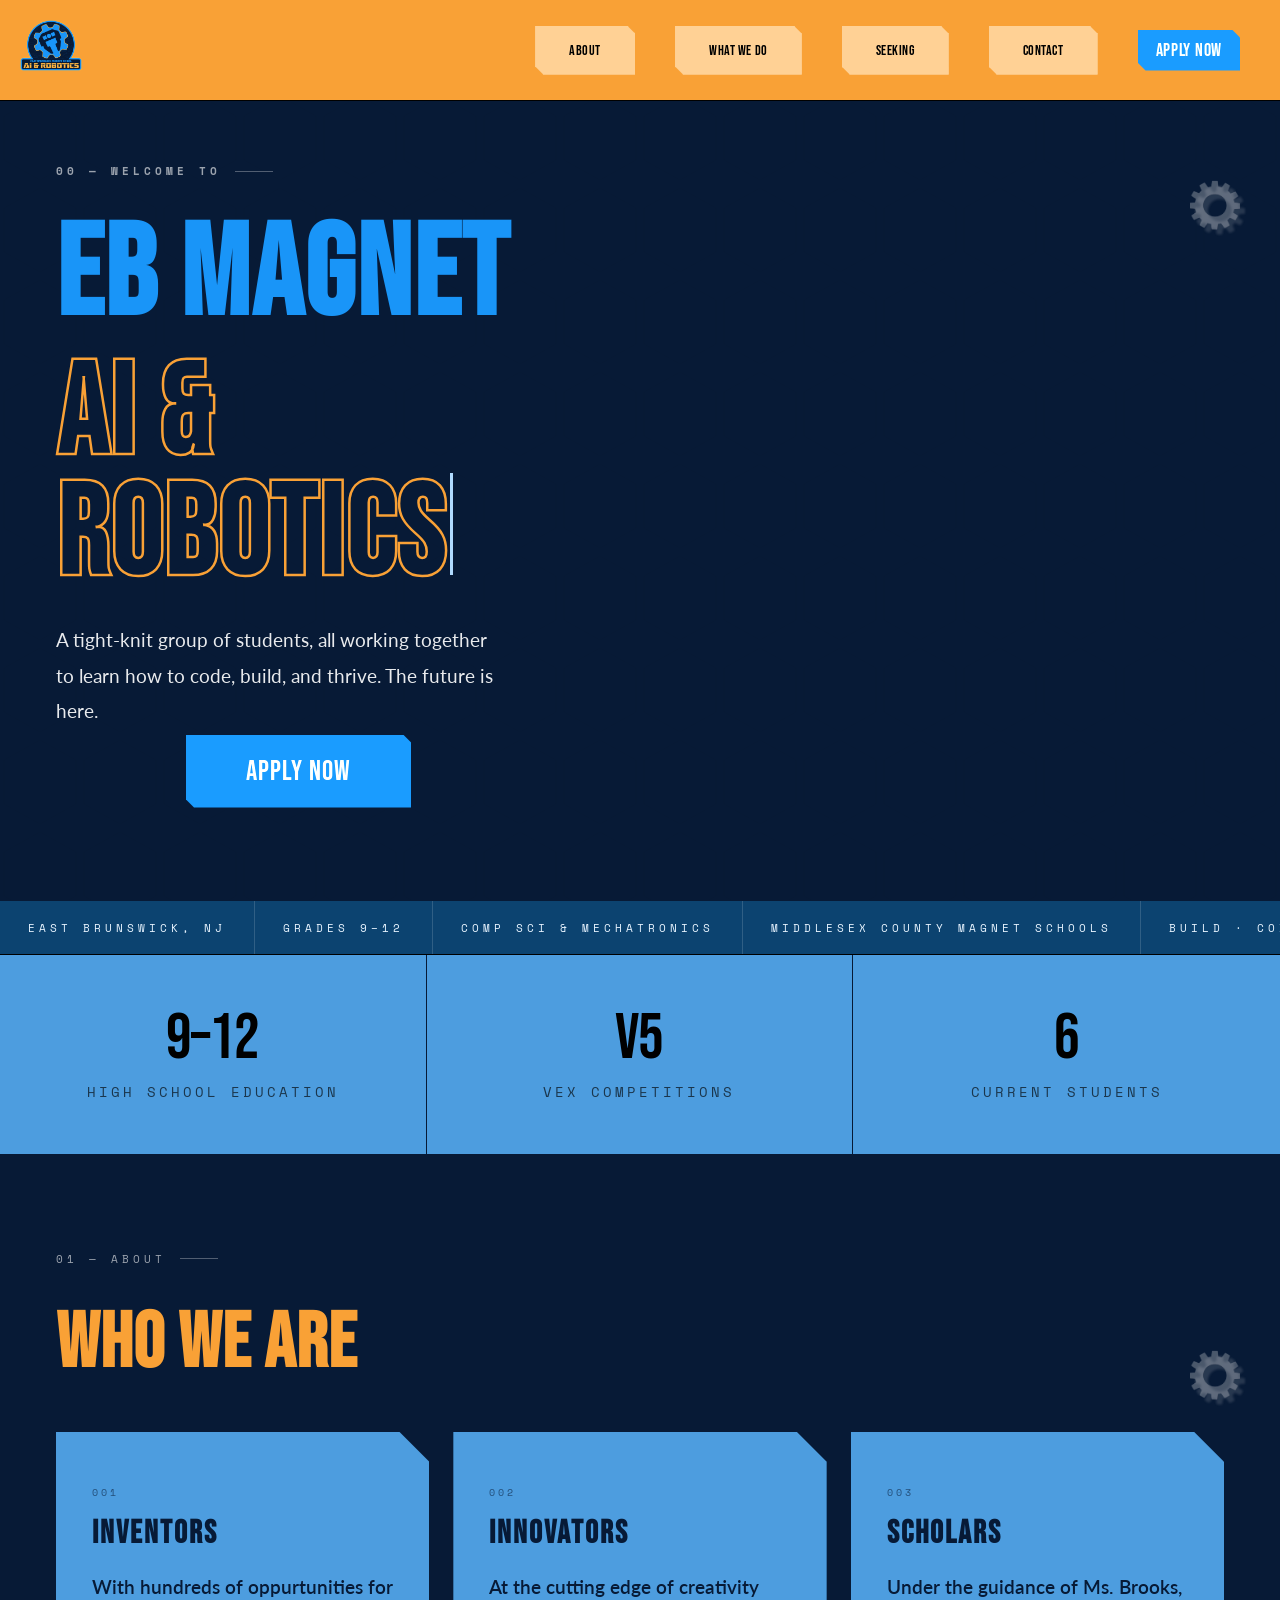
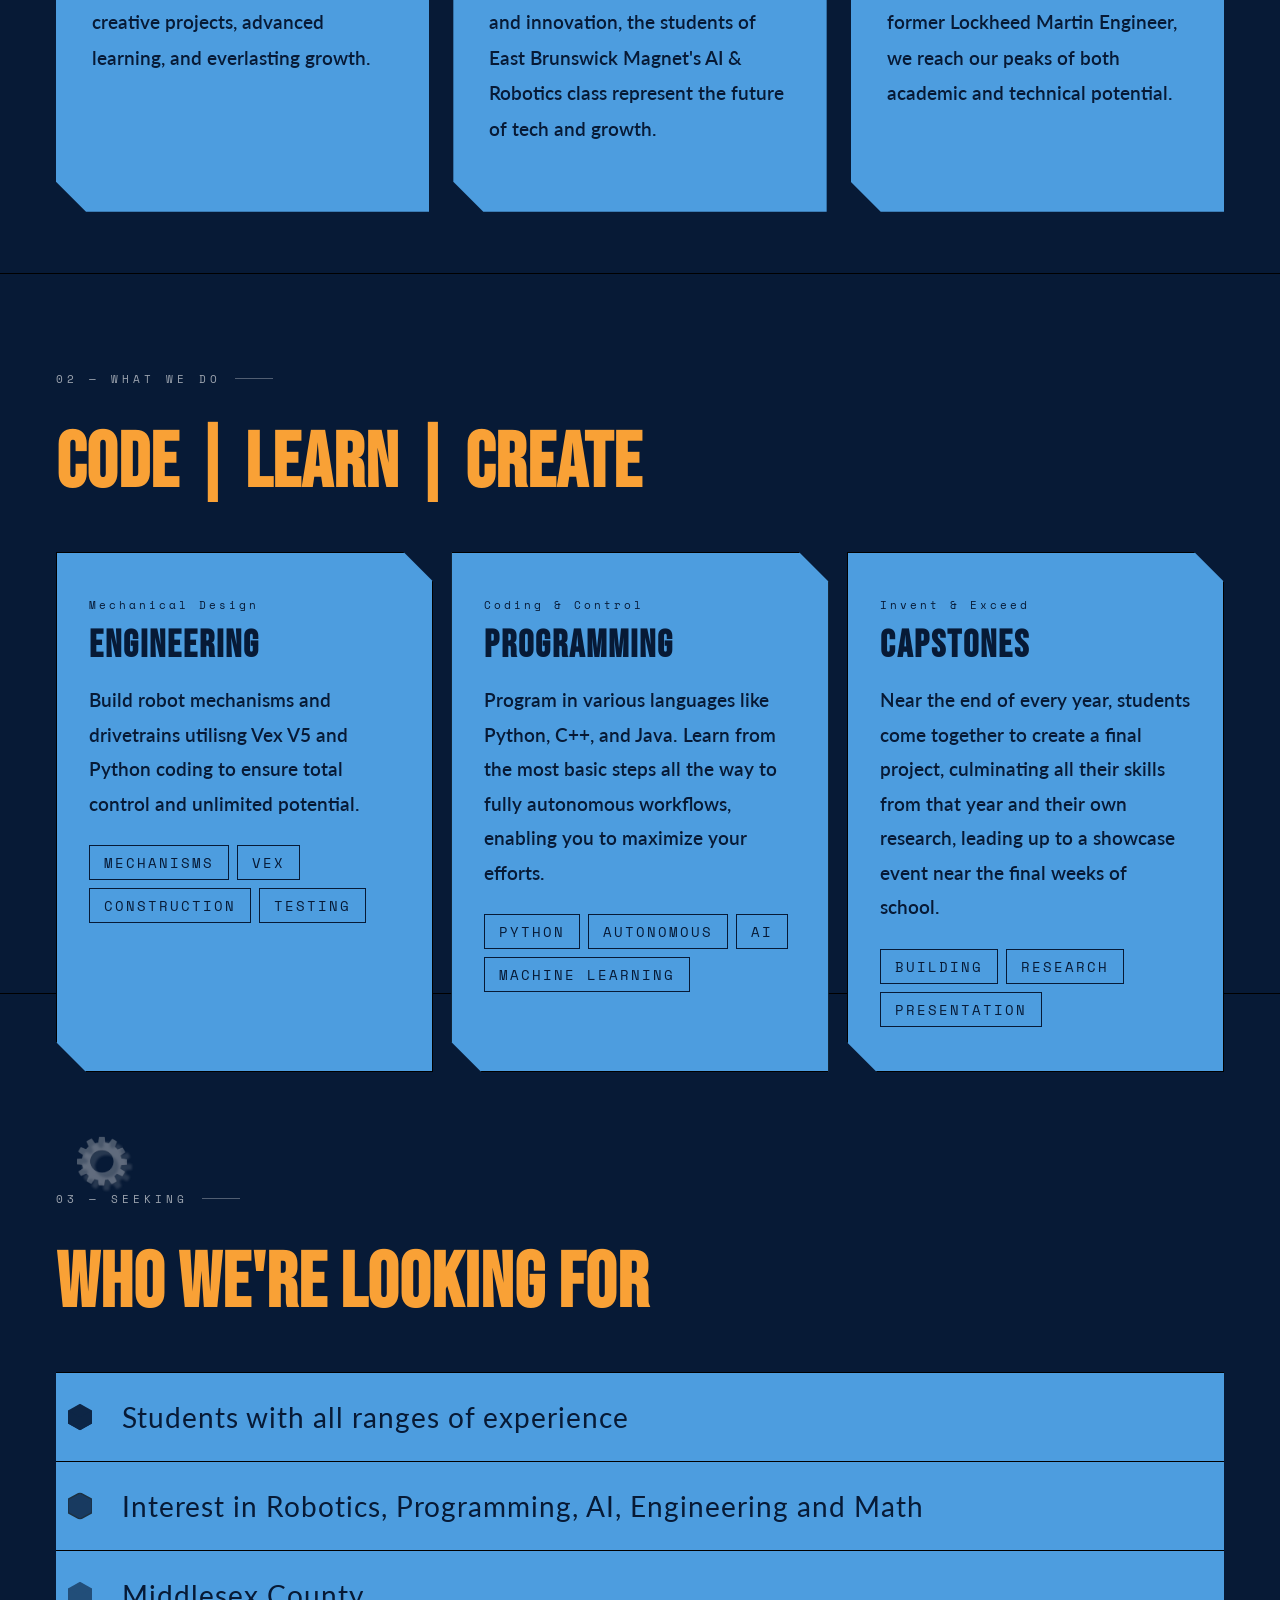
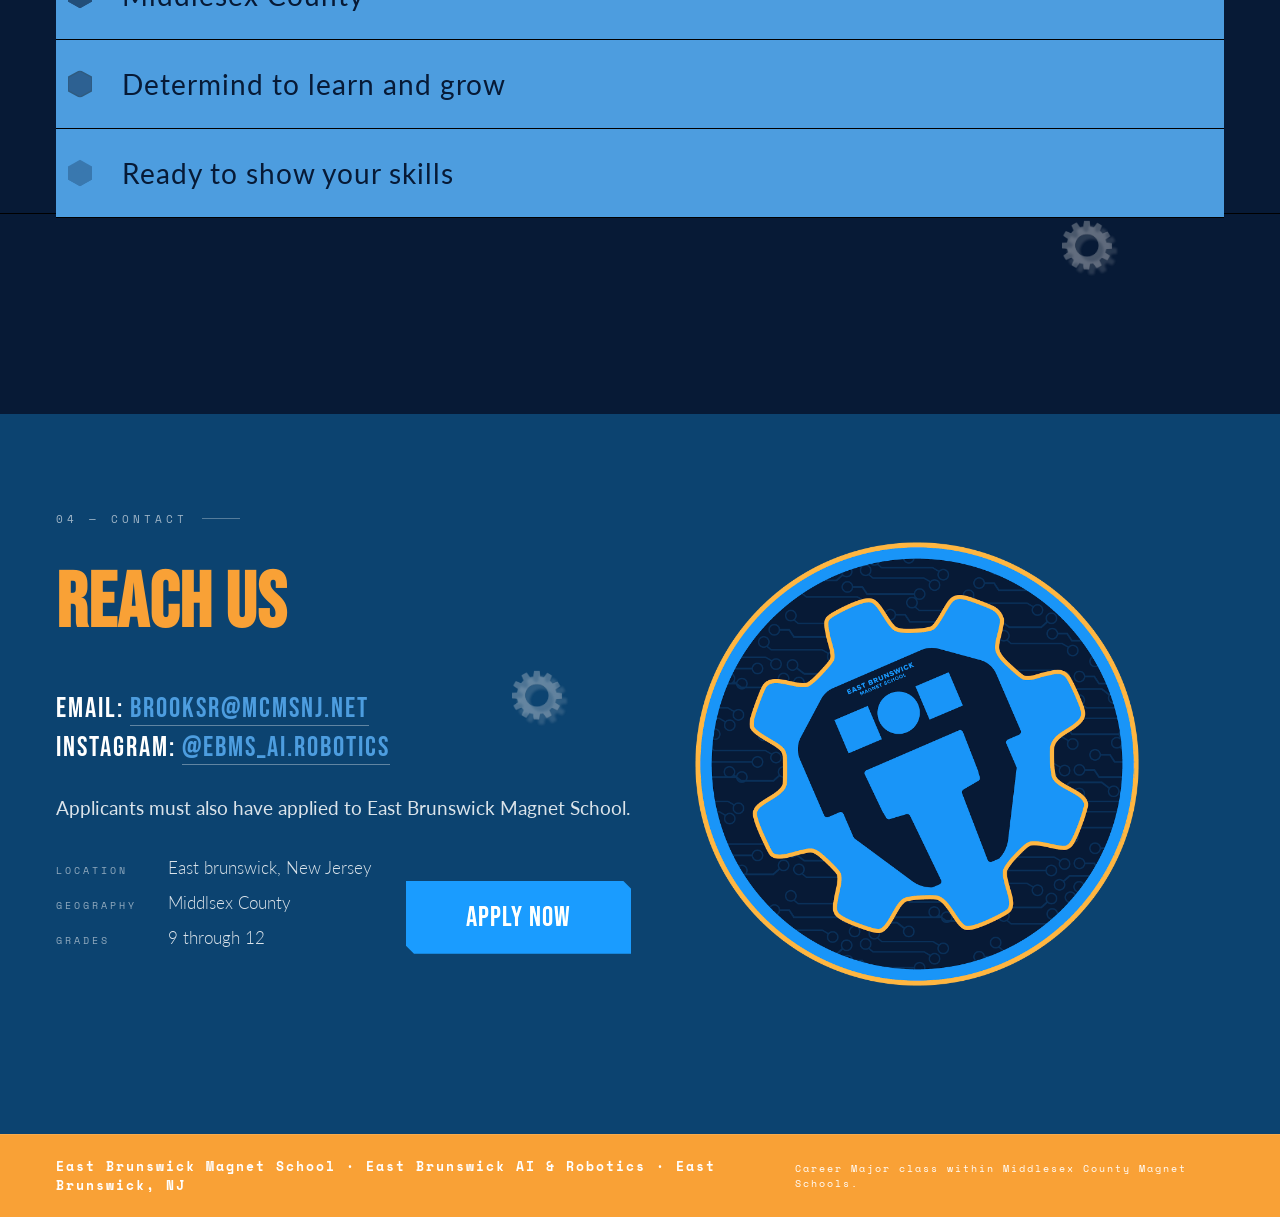
<file: homepage/index.html>
<html lang="en"><head>
<meta charset="UTF-8">
<meta name="viewport" content="width=device-width, initial-scale=1.0">
<title>EBMS AI & Robotics</title>
<link href="https://fonts.googleapis.com/css2?family=Bebas+Neue&amp;family=Space+Mono:wght@400;700&amp;family=Lato:wght@300;400&amp;display=swap" rel="stylesheet">
<link rel="icon" type="image/x-icon" href="WebIcon.png">
<link rel="stylesheet" href="style.css">
</head>
<body>

  <div class="prism" id="gear_prism" style="top: 20%; left: 93%;">
    <img src="../images/gor icon.png" style="opacity: .15;">
    <img src="../images/gor icon.png" style="opacity: .3;">
  </div>

  <div class="prism" id="gear_prism" style="top: 150%; left: 93%;">
    <img src="../images/gor icon.png" style="opacity: .15;">
    <img src="../images/gor icon.png" style="opacity: .3;">
  </div>

  <div class="prism" id="gear_prism" style="top: 304%; left: 6%;">
    <img src="../images/gor icon.png" style="opacity: .15;">
    <img src="../images/gor icon.png" style="opacity: .3;">
  </div>

  <div class="prism" id="gear_prism" style="top: 380%; left: 83%;">
    <img src="../images/gor icon.png" style="opacity: .15;">
    <img src="../images/gor icon.png" style="opacity: .3;">
  </div>

  <div class="prism" id="gear_prism" style="top: 430%; left: 40%;">
    <img src="../images/gor icon.png" style="opacity: .15;">
    <img src="../images/gor icon.png" style="opacity: .3;">
  </div>


<!-- NAV -->
<div class="nav">
    <img src="../images/Logo_nav.png" class="class_logo">
  <div class="nav-links">
    <a href="#about"><button class="btn_nav">About</button></a>
    <a href="#what_we_do"><button class="btn_nav">What We Do</button></a>
    <a href="#seeking"><button class="btn_nav">Seeking</button></a>
    <a href="#contact"><button class="btn_nav">Contact</button></a>
    <a href="https://ebms.mcmsnj.net/admissions/ai-robotics"><button class="btn_nav_apply">Apply Now</button></a>
  </div>
</div>

<!-- ══════════════ HERO ══════════════ -->
<section id="hero">
  <div class="hero-left">
    <h1 class="hero-title">
      <div class="section-label">00 — Welcome to</div>
      <span class="line1" id="line1">EB Magnet</span>
      <span class="line2" id="line2">AI & Robotics</span>
    </h1>
    <p class="hero-sub">
      A tight-knit group of students, all working together to learn how to code, build, and thrive. The future is here.
    </p>
    <a href="https://ebms.mcmsnj.net/admissions/ai-robotics"><button class="Apply_Hero">Apply Now</button></a>
  </div>
  <div class="hero-right">
    <!-- <img src="../images/Ned_arm_heroImg.gif" style="width:70%;max-width:450px;aspect-ratio:3/3;object-fit:cover;transform:translateX(-40%);"> -->
  </div>
</section>

<!-- RULE ROW -->
<div class="rule-row">
  <div class="ticker-track">   <!-- ADD THIS -->
    <span class="rule-item">East Brunswick, NJ</span>
    <span class="rule-item">Grades 9–12</span>
    <span class="rule-item">Comp Sci & Mechatronics</span>
    <span class="rule-item">Middlesex County Magnet Schools</span>
    <span class="rule-item">Build · Code · Learn</span>
    <!-- COPY ALL 5 AGAIN RIGHT HERE -->
    <span class="rule-item">East Brunswick, NJ</span>
    <span class="rule-item">Grades 9–12</span>
    <span class="rule-item">Comp Sci & Mechatronics</span>
    <span class="rule-item">Middlesex County Magnet Schools</span>
    <span class="rule-item">Build · Code · Learn</span>
  </div>              <!-- ADD THIS -->
</div>

<!-- STATS -->
<div class="stats-bar" style="color: rgb(0, 0, 0);">
  <div class="stat anim-up" style="border-right: 1px solid var(--dark_blue);">
    <span class="stat-num" style="color: rgb(0, 0, 0);">9–12</span>
    <span class="stat-label">High School Education</span>
  </div>
  <div class="stat anim-up d1" style="border-right: 1px solid var(--dark_blue);">
    <span class="stat-num" style="color: black;">V5</span>
    <span class="stat-label">Vex Competitions</span>
  </div>
  <div class="stat anim-up d2">
    <span class="stat-num" style="color: black;">6</span>
    <span class="stat-label">Current Students</span>
  </div>
</div>

<!-- ══════════════ ABOUT ══════════════ -->
<section class="section" id="about">
  <div class="anim-left">
    <div class="section-label">01 — About</div>
    <h2 class="section-title">WHO WE ARE</h2>
  </div>
  <div class="pillars">
    <div class="pillar anim-pop">
      <p class="pillar-num">001</p>
      <h3 class="pillar-title">Inventors</h3>
      <p class="pillar-body">With hundreds of oppurtunities for creative projects, advanced learning, and everlasting growth.</p>
    </div>
    <div class="pillar anim-pop d1">
      <p class="pillar-num">002</p>
      <h3 class="pillar-title">Innovators</h3>
      <p class="pillar-body">At the cutting edge of creativity and innovation, the students of East Brunswick Magnet's AI & Robotics class represent the future of tech and growth.</p>
    </div>
    <div class="pillar anim-pop d2">
      <p class="pillar-num">003</p>
      <h3 class="pillar-title">Scholars</h3>
      <p class="pillar-body">Under the guidance of Ms. Brooks, former Lockheed Martin Engineer, we reach our peaks of both academic and technical potential.</p>
    </div>
  </div>
</section>

<!-- ══════════════ WHAT STUDENTS DO ══════════════ -->
<section class="section" id="what_we_do">
  <div class="anim-right">
    <div class="section-label">02 — What We Do</div>
    <h2 class="section-title">CODE | LEARN | CREATE</h2>
  </div>
  <div class="team-grid">
    <div class="team-card anim-up">
      <p class="tc-division">Mechanical Design</p>
      <h3 class="tc-name">Engineering</h3>
      <p class="tc-desc">Build robot mechanisms and drivetrains utilisng Vex V5 and Python coding to ensure total control and unlimited potential.</p>
      <div class="tc-tags">
        <span class="tc-tag">Mechanisms</span>
        <span class="tc-tag">Vex</span>
        <span class="tc-tag">Construction</span>
        <span class="tc-tag">Testing</span>
      </div>
    </div>
    <div class="team-card anim-up d1">
      <p class="tc-division">Coding &amp; Control</p>
      <h3 class="tc-name">Programming</h3>
      <p class="tc-desc">Program in various languages like Python, C++, and Java. Learn from the most basic steps all the way to fully autonomous workflows, enabling you to maximize your efforts.</p>
      <div class="tc-tags">
        <span class="tc-tag">Python</span>
        <span class="tc-tag">Autonomous</span>
        <span class="tc-tag">AI</span>
        <span class="tc-tag">Machine Learning</span>
      </div>
    </div>
    <div class="team-card anim-up d2">
      <p class="tc-division">Invent &amp; Exceed</p>
      <h3 class="tc-name">Capstones</h3>
      <p class="tc-desc">Near the end of every year, students come together to create a final project, culminating all their skills from that year and their own research, leading up to a showcase event near the final weeks of school.</p>
      <div class="tc-tags">
        <span class="tc-tag">Building</span>
        <span class="tc-tag">Research</span>
        <span class="tc-tag">Presentation</span>
      </div>
    </div>
  </div>
</section>

<!-- ══════════════ WHO WE'RE LOOKING FOR ══════════════ -->
<section class="section" id="seeking">
  <div class="anim-left">
    <div class="section-label">03 — Seeking</div>
    <h2 class="section-title">WHO WE'RE LOOKING FOR</h2>
  </div>
  <div class="project-list">

    <div class="proj-row anim-up" style="background-color: #4d9ddf;">
      <svg class="proj-hexmark" width="20" height="22" viewBox="0 0 20 22" fill="none" opacity="0.9">
        <polygon points="10,0 20,5.5 20,16.5 10,22 0,16.5 0,5.5" fill="#1c1c1c"></polygon>
        <polygon points="0,5.5 10,11 10,22 0,16.5" fill="#0a0a0a"></polygon>
        <polygon points="10,11 20,5.5 20,16.5 10,22" fill="#303030"></polygon>
      </svg>
      <span class="proj-name">Students with all ranges of experience</span>
    </div>

    <div class="proj-row anim-up d2" style="background-color: #4d9ddf;">
      <svg class="proj-hexmark" width="20" height="22" viewBox="0 0 20 22" fill="none" opacity="0.75">
        <polygon points="10,0 20,5.5 20,16.5 10,22 0,16.5 0,5.5" fill="none" stroke="#0c0c0c" stroke-width="1.2"></polygon>
        <polygon points="0,5.5 10,11 10,22 0,16.5" fill="#0c0c0c" opacity="0.04"></polygon>
        <polygon points="10,11 20,5.5 20,16.5 10,22" fill="#0c0c0c" opacity="0.07"></polygon>
      </svg>
      <span class="proj-name">Interest in Robotics, Programming, AI, Engineering and Math</span>
    </div>

    <div class="proj-row anim-up d3" style="background-color: #4d9ddf;">
      <svg class="proj-hexmark" width="20" height="22" viewBox="0 0 20 22" fill="none" opacity="0.6">
        <polygon points="10,0 20,5.5 20,16.5 10,22 0,16.5 0,5.5" fill="#1c1c1c"></polygon>
        <polygon points="0,5.5 10,11 10,22 0,16.5" fill="#0a0a0a"></polygon>
        <polygon points="10,11 20,5.5 20,16.5 10,22" fill="#303030"></polygon>
      </svg>
      <span class="proj-name">Middlesex County</span>
    </div>

    <div class="proj-row anim-up d4" style="background-color: #4d9ddf;">
      <svg class="proj-hexmark" width="20" height="22" viewBox="0 0 20 22" fill="none" opacity="0.45">
        <polygon points="10,0 20,5.5 20,16.5 10,22 0,16.5 0,5.5" fill="none" stroke="#0c0c0c" stroke-width="1.2"></polygon>
      </svg>
      <span class="proj-name">Determind to learn and grow</span>
    </div>

    <div class="proj-row anim-up d5" style="background-color: #4d9ddf;">
      <svg class="proj-hexmark" width="20" height="22" viewBox="0 0 20 22" fill="none" opacity="0.28">
        <polygon points="10,0 20,5.5 20,16.5 10,22 0,16.5 0,5.5" fill="#1c1c1c"></polygon>
        <polygon points="0,5.5 10,11 10,22 0,16.5" fill="#0a0a0a"></polygon>
        <polygon points="10,11 20,5.5 20,16.5 10,22" fill="#303030"></polygon>
      </svg>
      <span class="proj-name">Ready to show your skills</span>
    </div>

  </div>
</section>

<!-- ══════════════ CONTACT ══════════════ -->
<section class="section" id="contact" style="background-color: #0c4370;color:var(--white);border-bottom:none;">
  <div class="anim-right">
    <div class="section-label">04 — Contact</div>
    <h2 class="section-title" style="color: var(--orange);">REACH US</h2>
  </div>
  <div class="contact-grid anim-up d1">
    <div>
      <div class="contact-email-header" style="color: white;">Email:</div>
      <a href="mailto:info@monroeftc.org" class="contact-email-link" style="color: #4d9ddf;">brooksr@mcmsnj.net</a><br>
      <div class="contact-email-header" style="color: white;">Instagram: </div>
      <a href="https://www.instagram.com/ebms_ai.robotics/" class="contact-email-link" style="color: #4d9ddf;">@ebms_ai.robotics</a>
      <p class="contact-note" style="margin-top:20px; color: rgba(255,255,255,0.85);">Applicants must also have applied to East Brunswick Magnet School.</p>
      <div style="margin-top:32px;display:flex;flex-direction:column;gap:14px;">
        <div style="display:flex;gap:16px;align-items:baseline;">
          <span style="font-family:'Space Mono',monospace;font-size:0.65rem;letter-spacing:3px;text-transform:uppercase;color:rgba(255,255,255,0.55);width:96px;flex-shrink:0;">Location</span>
          <span style="font-size:1.05rem;color:rgba(255,255,255,0.85);font-weight:300;">East brunswick, New Jersey</span>
        </div>
        <div style="display:flex;gap:16px;align-items:baseline;">
          <span style="font-family:'Space Mono',monospace;font-size:0.65rem;letter-spacing:3px;text-transform:uppercase;color:rgba(255,255,255,0.55);width:96px;flex-shrink:0;">Geography</span>
          <span style="font-size:1.05rem;color:rgba(255,255,255,0.85);font-weight:300;">Middlsex County</span>
        </div>
        <div style="display:flex;gap:16px;align-items:baseline;">
          <span style="font-family:'Space Mono',monospace;font-size:0.65rem;letter-spacing:3px;text-transform:uppercase;color:rgba(255,255,255,0.55);width:96px;flex-shrink:0;">Grades</span>
          <span style="font-size:1.05rem;color:rgba(255, 255, 255, 0.85);font-weight:300;">9 through 12</span>
        </div>
      </div>
    </div>
  </div>
  <a href="https://ebms.mcmsnj.net/admissions/ai-robotics"><button class="Apply_Reach">Apply Now</button></a>
  
  <img src="../images/Logo_Footer.png" style="width: 450px; float: right; margin-top: -35%; margin-right: 7%;animation: jitter 2s ease;">
</section>
<footer>
  <span style="font-weight:800;">East Brunswick Magnet School · <strong style="font-weight:900;">East Brunswick AI & Robotics</strong> · East Brunswick, NJ</span>
  <a href="https://agraj.org" target="_blank" rel="noopener noreferrer">Career Major class within Middlesex County Magnet Schools.</a>
</footer>

<script>
const animEls = document.querySelectorAll('.anim-left,.anim-right,.anim-up,.anim-pop');
const io = new IntersectionObserver(entries => {
  entries.forEach(e => { if (e.isIntersecting) { e.target.classList.add('in'); io.unobserve(e.target); } });
}, { threshold: 0.1 });
animEls.forEach(el => io.observe(el));

(function () {
  const canvas = document.getElementById('hex-canvas');
  const ctx = canvas.getContext('2d');
  function resize() { canvas.width = window.innerWidth; canvas.height = window.innerHeight; }
  resize();
  window.addEventListener('resize', resize);
  let scrollY = 0;
  window.addEventListener('scroll', () => { scrollY = window.scrollY; }, { passive: true });
  const FACE_TOP   = (a) => `rgba(18,18,18,${a})`;
  const FACE_LEFT  = (a) => `rgba(6,6,6,${a})`;
  const FACE_RIGHT = (a) => `rgba(32,32,32,${a})`;
  const STROKE     = (a) => `rgba(0,0,0,${a})`;
  function drawHexPrism(cx, cy, r, depth, alpha, angle) {
    const verts = [];
    for (let i = 0; i < 6; i++) {
      const a = (Math.PI / 3) * i + angle;
      verts.push({ x: cx + r * Math.sin(a), y: cy - r * Math.cos(a) });
    }
    const bverts = verts.map(v => ({ x: v.x, y: v.y + depth }));
    const leftSegs = [3,4,5], rightSegs = [0,1,2];
    for (const i of rightSegs) {
      const j=(i+1)%6;
      ctx.beginPath();ctx.moveTo(verts[i].x,verts[i].y);ctx.lineTo(verts[j].x,verts[j].y);
      ctx.lineTo(bverts[j].x,bverts[j].y);ctx.lineTo(bverts[i].x,bverts[i].y);ctx.closePath();
      ctx.fillStyle=FACE_RIGHT(alpha*0.85);ctx.fill();ctx.strokeStyle=STROKE(alpha*0.35);ctx.lineWidth=0.5;ctx.stroke();
    }
    for (const i of leftSegs) {
      const j=(i+1)%6;
      ctx.beginPath();ctx.moveTo(verts[i].x,verts[i].y);ctx.lineTo(verts[j].x,verts[j].y);
      ctx.lineTo(bverts[j].x,bverts[j].y);ctx.lineTo(bverts[i].x,bverts[i].y);ctx.closePath();
      ctx.fillStyle=FACE_LEFT(alpha*0.75);ctx.fill();ctx.strokeStyle=STROKE(alpha*0.35);ctx.lineWidth=0.5;ctx.stroke();
    }
    ctx.beginPath();ctx.moveTo(verts[0].x,verts[0].y);
    for(let i=1;i<6;i++)ctx.lineTo(verts[i].x,verts[i].y);ctx.closePath();
    ctx.fillStyle=FACE_TOP(alpha*0.92);ctx.fill();ctx.strokeStyle=STROKE(alpha*0.4);ctx.lineWidth=0.6;ctx.stroke();
  }
  const HEXES=[
    {sx:0.03,sy:0.12,r:28,depth:10,speed:0.018,rotSpeed:0.0004,phase:0.0},
    {sx:0.06,sy:0.32,r:18,depth:7,speed:0.012,rotSpeed:0.0003,phase:1.4},
    {sx:0.02,sy:0.52,r:34,depth:12,speed:0.022,rotSpeed:0.0005,phase:2.8},
    {sx:0.07,sy:0.70,r:22,depth:8,speed:0.016,rotSpeed:0.0004,phase:0.7},
    {sx:0.04,sy:0.88,r:26,depth:10,speed:0.020,rotSpeed:0.0003,phase:3.5},
    {sx:0.09,sy:1.10,r:16,depth:6,speed:0.014,rotSpeed:0.0006,phase:1.1},
    {sx:0.01,sy:1.35,r:30,depth:11,speed:0.019,rotSpeed:0.0004,phase:4.2},
    {sx:0.06,sy:1.60,r:20,depth:7,speed:0.013,rotSpeed:0.0003,phase:2.0},
    {sx:0.03,sy:1.82,r:24,depth:9,speed:0.017,rotSpeed:0.0005,phase:5.1},
    {sx:0.08,sy:2.05,r:32,depth:12,speed:0.021,rotSpeed:0.0004,phase:0.3},
    {sx:0.05,sy:2.28,r:18,depth:7,speed:0.015,rotSpeed:0.0003,phase:3.8},
    {sx:0.02,sy:2.50,r:28,depth:10,speed:0.018,rotSpeed:0.0006,phase:1.7},
    {sx:0.97,sy:0.08,r:24,depth:9,speed:0.016,rotSpeed:0.0004,phase:2.2},
    {sx:0.94,sy:0.28,r:32,depth:12,speed:0.022,rotSpeed:0.0005,phase:0.5},
    {sx:0.98,sy:0.48,r:18,depth:7,speed:0.013,rotSpeed:0.0003,phase:3.3},
    {sx:0.92,sy:0.65,r:28,depth:10,speed:0.020,rotSpeed:0.0004,phase:1.9},
    {sx:0.96,sy:0.85,r:22,depth:8,speed:0.015,rotSpeed:0.0003,phase:4.7},
    {sx:0.93,sy:1.05,r:34,depth:13,speed:0.023,rotSpeed:0.0005,phase:0.8},
    {sx:0.97,sy:1.28,r:20,depth:7,speed:0.014,rotSpeed:0.0004,phase:2.6},
    {sx:0.91,sy:1.50,r:26,depth:10,speed:0.018,rotSpeed:0.0003,phase:5.4},
    {sx:0.95,sy:1.75,r:30,depth:11,speed:0.021,rotSpeed:0.0006,phase:1.3},
    {sx:0.98,sy:1.98,r:16,depth:6,speed:0.012,rotSpeed:0.0004,phase:3.0},
    {sx:0.93,sy:2.22,r:28,depth:10,speed:0.019,rotSpeed:0.0005,phase:0.6},
    {sx:0.96,sy:2.46,r:22,depth:8,speed:0.016,rotSpeed:0.0003,phase:4.1},
  ];
  const state=HEXES.map(h=>({...h,angle:h.phase,floatT:h.phase*100}));
  function draw(){
    const W=canvas.width,H=canvas.height;
    ctx.clearRect(0,0,W,H);
    const docH=document.documentElement.scrollHeight;
    for(const s of state){
      const pageY=s.sy*docH;
      const vy=pageY-scrollY*(1-s.speed*8);
      if(vy<-80||vy>H+80){s.floatT+=0.8;s.angle+=s.rotSpeed;continue;}
      const floatY=Math.sin(s.floatT*0.012)*10;
      s.floatT+=0.8;s.angle+=s.rotSpeed;
      const cx=s.sx*W,cy=vy+floatY;
      const edgeDist=Math.min(vy,H-vy);
      const fadeAlpha=Math.min(1,Math.max(0,edgeDist/120));
      const baseAlpha=(0.22+(1-s.r/40)*0.10)*fadeAlpha;
      drawHexPrism(cx,cy,s.r,s.depth,baseAlpha,s.angle);
    }
    requestAnimationFrame(draw);
  }
  requestAnimationFrame(draw);
})();
</script>
<script src="script.js"></script>
</body></html>
</file>
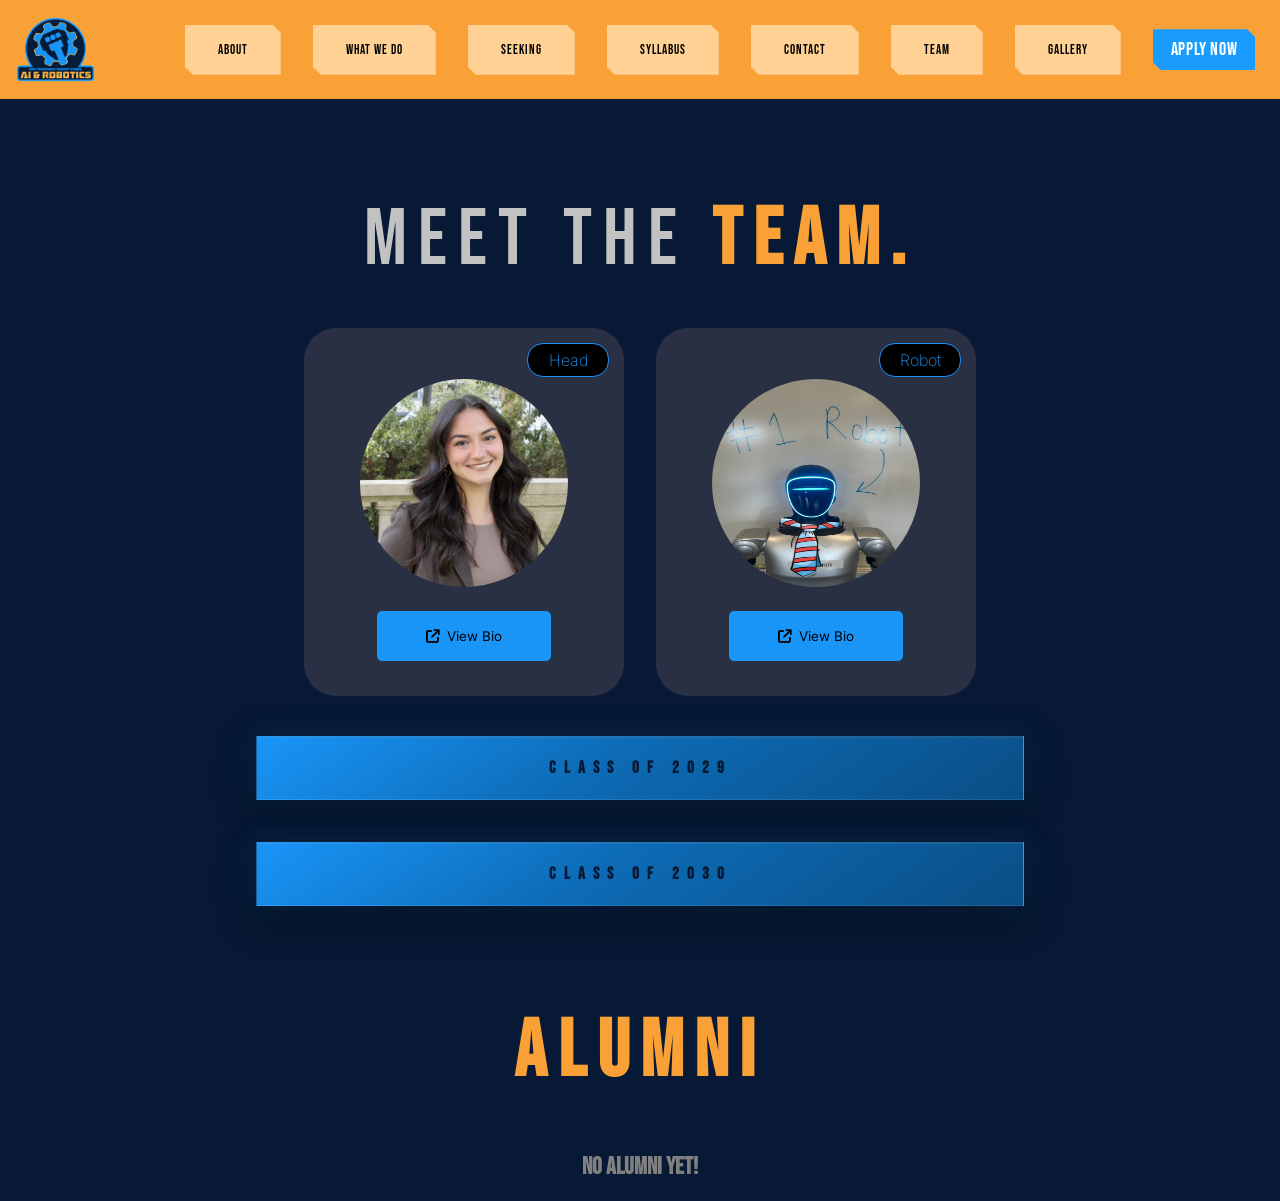
<file: team_page/team.html>
<html lang="en">
<head>
    <meta charset="UTF-8">
    <meta name="viewport" content="width=device-width, initial-scale=1.0">
    <title>EBMS AI & Robotics - Team</title>
    <link href="https://fonts.googleapis.com/css2?family=Bebas+Neue&amp;family=Space+Mono:wght@400;700&amp;family=Lato:wght@300;400&amp;display=swap" rel="stylesheet">
    <link rel="icon" type="image/x-icon" href="../images/Logo_Footer.png">
    <link rel="stylesheet" href="https://fonts.googleapis.com/css2?family=Material+Symbols+Outlined:opsz,wght,FILL,GRAD@24,400,0,0&icon_names=close" />
    <link rel="preconnect" href="https://fonts.googleapis.com">
    <link rel="stylesheet" href="https://cdnjs.cloudflare.com/ajax/libs/font-awesome/6.5.0/css/all.min.css">
    <link rel="stylesheet" href="https://fonts.googleapis.com/css2?family=Material+Symbols+Outlined:opsz,wght,FILL,GRAD@20..48,100..700,0..1,-50..200&icon_names=build" />
    <link rel="preconnect" href="https://fonts.gstatic.com" crossorigin>
    <link href="https://fonts.googleapis.com/css2?family=Inter:ital,opsz,wght@0,14..32,100..900;1,14..32,100..900&display=swap" rel="stylesheet">
    <link rel="stylesheet" href="style.css">
    <link rel="stylesheet" href="https://fonts.googleapis.com/css2?family=Material+Symbols+Outlined:opsz,wght,FILL,GRAD@20..48,100..700,0..1,-50..200&icon_names=graph_8" />
    <link href="https://fonts.googleapis.com/css2?family=Antonio:wght@100..700&family=Inter:ital,opsz,wght@0,14..32,100..900;1,14..32,100..900&display=swap" rel="stylesheet">
</head>
<body>


    <div class="popup_overlay" id="popup_overlay" onclick="closePopup()">
    <div class="popup" onclick="event.stopPropagation()">
        
        <div class="image_side" id="image_side">
            <img src="../images/bio_pics/benjaminn.png" alt="Profile Image">
        </div>
        
        <div class="text_side">
            <button class="popup_close" onclick="closePopup()">✕</button>

            <h2 id="popup_title">Popup Title</h2>
            <p id="popup_nickname"></p>
            <p id="popup_district">From</p>
            <p id="popup_content">Your content goes here.</p>

            <button class="popup_btn" onclick="closePopup()">
                Close
            </button>
        </div>
        
    </div>
</div>


    <!-------------------------------------------------------------------------------------------------------->
    <!--                                               NAVBAR                                               -->
    <!-------------------------------------------------------------------------------------------------------->


    <div class="nav">
        <div class="logo_nav">
            <a href="../index.html"><img src="../images/logos/Logo_nav.png" alt="Logo_nav"></a>
        </div>
        <div class="nav-links">
            <a href="../index.html#about"><button class="nav_locator">About</button></a>
            <a href="../index.html#what_we_do"><button class="nav_locator">What We Do</button></a>
            <a href="../index.html#seeking"><button class="nav_locator">Seeking</button></a>
            <a href="../index.html#syllabus"><button class="nav_locator">Syllabus</button></a>
            <a href="../index.html#reach_us"><button class="nav_locator">Contact</button></a>
            <button class="nav_locator">Team</button>
            <a href="../gallery_page/gallery.html"><button class="nav_locator">Gallery</button></a>
            <a href="https://ebms.mcmsnj.net/admissions/ai-robotics" target="_blank"><button class="nav_apply">Apply Now</button></a>
        </div>
        <div class="menu_icon">
            <button class="menu_icon_btn" onclick="menu_open()">
                <i class="fa fa-bars" id="menu_bar"></i>
            </button>
        </div>
    </div>

    <!-------------------------------------------------------------------------------------------------------->
    <!--                                            MENU SECTION                                            -->
    <!-------------------------------------------------------------------------------------------------------->


    <div class="menu_overlay" id="menu_overlay" onclick="menu_close()"></div>
    <div class="menu" id="menu">
        <h1 class="header_menu">EBMS AI & Robotics</h1>
        <button onclick="menu_close()" id="closeBTN"><span class="material-symbols-outlined" style="color: black;">close</span></button>

        <div class="nav-links-menu">
            <a href="#about"><button class="nav_locator">About</button></a>
            <a href="#what_we_do"><button class="nav_locator">What We Do</button></a>
            <a href="#seeking"><button class="nav_locator">Seeking</button></a>
            <a href="#reach_us"><button class="nav_locator">Contact</button></a>
            <button class="nav_locator">Team</button>
            <button class="nav_locator">Gallery</button>
            <a href="https://ebms.mcmsnj.net/admissions/ai-robotics" target="_blank"><button class="nav_apply">Apply Now</button></a>
        </div>
    </div>



    <!-------------------------------------------------------------------------------------------------------->
    <!--                                            TEAM SECTION                                            -->
    <!-------------------------------------------------------------------------------------------------------->

    <section id="team">
        <div class="heading_banner">
            <h1>Meet the <span>Team.</span></h1>
        </div>
        <div class="head_team">
            <div class="teacher">
                <div class="role">Head</div>
                <div class="image_circle">
                    <img src="../images/bio_pics/brooks.PNG" alt="">
                </div>
                <button class="view_Bio" onclick="openPopup('Brooks')"><i class="fa-solid fa-arrow-up-right-from-square" style="margin-right: .5rem;"></i>View Bio</button>
            </div>
            <div class="assitant">
                <div class="role">Robot</div>
                <div class="image_circle">
                    <img src="../images/bio_pics/benjaminn.png" alt="">
                </div>
                <button class="view_Bio" onclick="openPopup('Benjamin')"><i class="fa-solid fa-arrow-up-right-from-square" style="margin-right: .5rem;"></i>View Bio</button>
            </div>
        </div>
        <div class="button_section">
            <button class="student_class" onclick="toggle_team_panel()" id="student_class">
                <h1>Class of 2029</h1>
            </button>
            <div class="team_banner" id="team_banner">
                

                <div class="team_card">
                    <div class="team_card_img">
                        <img src="../images/bio_pics/jacob.jpg" alt="">            
                    </div>
                    
                        <div class="student_info_bar">
                            <button onclick="openPopup('Jacob')">
                                <h1>Jacob Hart<h1>
                            </button>
                        </div>
                    
                </div>

                <div class="team_card">
                    <div class="team_card_img">
                        <img src="../images/bio_pics/david.jpg" style="object-position: center 40%;">            
                    </div>
                    <div class="student_info_bar">
                        <button onclick="openPopup('David')">
                            <h1>David Hummel</h1>
                        </button>
                        
                    </div>
                </div>


                <div class="team_card">
                    <div class="team_card_img">
                        <img src="../images/bio_pics/anirudh.jpg" style="object-position: center 60%;">            
                    </div>
                    <div class="student_info_bar">
                        <button onclick="openPopup('Ani')">
                            <h1>Ani Krushnakumar</h1>
                        </button>
                    </div>
                </div>

                <div class="team_card">
                    <div class="team_card_img">
                        <img src="../images/bio_pics/deva.png" style="object-position: 90%;">            
                    </div>
                    <div class="student_info_bar">
                        <button onclick="openPopup('Deva')">
                            <h1>Deva Mahesh</h1>
                        </button>
                    </div>
                </div>

                <div class="team_card">
                    <div class="team_card_img">
                        <img src="../images/bio_pics/shubam.jpg" alt="">            
                    </div>
                    <div class="student_info_bar">
                        <button onclick="openPopup('Shub')">
                            <h1>Shubham Mishra</h1>
                        </button>
                    </div>
                </div>


            </div>





        
            <button class="student_class" onclick="toggle_team_panel2()" id="student_class2">
                <h1>Class of 2030</h1>
            </button>
            <div class="team_banner" id="team_banner2">
                <div class="team_card">
                    <div class="team_card_img">
                        <img src="../images/bio_pics/jacob.jpg" alt="">            
                    </div>
                    
                        <div class="student_info_bar">
                            <button onclick="openPopup('Jacob')">
                                <h1>Jacob Hart<h1>
                            </button>
                        </div>
                    
                </div>

                <div class="team_card">
                    <div class="team_card_img">
                        <img src="../images/bio_pics/david.jpg" style="object-position: center 40%;">            
                    </div>
                    <div class="student_info_bar">
                        <button onclick="openPopup('David')">
                            <h1>David Hummel</h1>
                        </button>
                        
                    </div>
                </div>


                <div class="team_card">
                    <div class="team_card_img">
                        <img src="../images/bio_pics/anirudh.jpg" style="object-position: center 60%;">            
                    </div>
                    <div class="student_info_bar">
                        <button onclick="openPopup('Ani')">
                            <h1>Ani Krushnakumar</h1>
                        </button>
                    </div>
                </div>

                <div class="team_card">
                    <div class="team_card_img">
                        <img src="../images/bio_pics/deva.png" style="object-position: 90%;">            
                    </div>
                    <div class="student_info_bar">
                        <button onclick="openPopup('Deva')">
                            <h1>Deva Mahesh</h1>
                        </button>
                    </div>
                </div>

                <div class="team_card">
                    <div class="team_card_img">
                        <img src="../images/bio_pics/shubam.jpg" alt="">            
                    </div>
                    <div class="student_info_bar">
                        <button onclick="openPopup('Shub')">
                            <h1>Shubham Mishra</h1>
                        </button>
                    </div>
                </div>
            </div>




        </div>
        <div class="alumni_banner">
            <h1><span>Alumni</span></h1>
        </div>
        <div style="width: 100%; display: flex; align-items: center; justify-content: center;">
            <h1 class="filler">No Alumni yet!</h1>
        </div>
    </section>
    <script src="script.js"></script>
</body>
</html>
</file>
<file: homepage/style.css>
/* dark_blue = #071A36, light_blue = #1995F8, orange = #ff8741*/

:root {
  --black: #fefefe;
  --dark_blue: #071A36;
  --rule: rgba(0,0,0,1.0);
  --orange: #f9a136;
}
*,*::before,*::after{margin:0;padding:0;box-sizing:border-box;}
html{scroll-behavior:smooth;}
body{
  background:var(--dark_blue);color:var(--black);
  font-family:'Lato',sans-serif;overflow-x:hidden;
  font-size:22px;
}

/* ─── NAV ─── */
.nav{
  position:fixed;
  width: 100%;
  z-index: 600;
  background:#e2e2e2;
  backdrop-filter:blur(16px);
  /* opacity: 1; */
  border-bottom:1px solid var(--rule);
  background-color: var(--orange);
}
/* .nav-logo{display:flex;align-items:center;gap:14px;text-decoration:none;color:var(--black);} */
.class_logo{
  width: 8%;
  height: 8%;
  padding: 20px;
  margin: 0;
  float: left;
}
.nav-wordmark{font-family:'Bebas Neue',sans-serif;font-size:1.75rem;letter-spacing:5px;}
.nav-logo-sub{font-family:'Space Mono',monospace;font-size:0.65rem;letter-spacing:2px;opacity:0.55;text-transform:uppercase;padding-left:2px;}
.nav-links{
  display:flex;
  height: 100px;
  gap:40px;
  float: right;
  background-color: var(--orange);
  justify-content: center;
  align-items: center;
  opacity: 1;
  margin-right: 40px;
}
.nav-links a{
  font-family:'Space Mono',monospace;font-size:1rem;
  letter-spacing:3px;text-transform:uppercase;
  color:var(--rule);text-decoration:none;
}
.nav-links a:hover{opacity:1;}
.btn_nav {
  padding: 15px 33px;
  font-family:'Bebas Neue',sans-serif;
  font-size: 14px;
  letter-spacing: 0.04em;
  border: 1px solid rgb(255, 209, 149);
  cursor: pointer;
  clip-path: polygon(
    0% 0%,
    calc(100% - 8px) 0%,
    100% 8px,
    100% 100%,
    8px 100%,
    0% calc(100% - 8px)
  );
  outline: 1px solid var(--color-border-primary);
  outline-offset: -1px;
  background-color: rgb(255, 209, 149);
  transition: all 0.3s ease;
}

.btn_nav:hover {
  clip-path: polygon(
    8px 0%,
    100% 0%,
    100% calc(100% - 8px),
    calc(100% - 8px) 100%,
    0% 100%,
    0% 8px
  );
  border: 1px solid rgb(255, 209, 149);
  background-color: var(--orange);
}

.btn_nav:active {
  transform: scale(0.97);
}


.btn_nav_apply {
  padding: 10px 18px;
  font-family:'Bebas Neue',sans-serif;
  font-size: 18px;
  letter-spacing: 0.04em;
  border: none;
  animation: jitter 2s ease infinite;
  cursor: pointer;
  clip-path: polygon(
    0% 0%,
    calc(100% - 8px) 0%,
    100% 8px,
    100% 100%,
    8px 100%,
    0% calc(100% - 8px)
  );
  outline: 1px solid var(--color-border-primary);
  /* opacity: 2; */
  /* outline-offset: -1px; */
  background-color: #1995F8;
  color: white !important;
  transition: all 0.3s ease;
  filter: brightness(1.05);
}

.btn_nav_apply:hover {
  transform: scale(1.05);
  clip-path: polygon(
    8px 0%,
    100% 0%,
    100% calc(100% - 8px),
    calc(100% - 8px) 100%,
    0% 100%,
    0% 8px
  );
}

.btn_nav_apply:active {
  transform: scale(0.97);
}


.Apply_Reach {
  padding: 20px 60px;
  font-family:'Bebas Neue',sans-serif;
  font-size: 28px;
  letter-spacing: 0.04em;
  border: none;
  animation: jitter 2s ease infinite;
  cursor: pointer;
  clip-path: polygon(
    0% 0%,
    calc(100% - 8px) 0%,
    100% 8px,
    100% 100%,
    8px 100%,
    0% calc(100% - 8px)
  );
  outline: 1px solid var(--color-border-primary);
  /* opacity: 2; */
  /* outline-offset: -1px; */
  background-color: #1995F8;
  color: white !important;
  transition: all 0.3s ease;
  filter: brightness(1.05);
  margin-left: 350px;
  margin-top: -67.31415926535px;
}

.Apply_Hero {
  padding: 20px 60px;
  font-family:'Bebas Neue',sans-serif;
  font-size: 28px;
  letter-spacing: 0.04em;
  border: none;
  cursor: pointer;
  clip-path: polygon(
    0% 0%,
    calc(100% - 8px) 0%,
    100% 8px,
    100% 100%,
    8px 100%,
    0% calc(100% - 8px)
  );
  animation: jitter 2s ease infinite;
  outline: 1px solid var(--color-border-primary);
  /* opacity: 2; */
  /* outline-offset: -1px; */
  background-color: #1995F8;
  color: white !important;
  transition: all 0.3s ease;
  filter: brightness(1.05);
  margin-left: 130px;
  margin-top: 5.5px;
}.Apply_Hero:hover{
  transform: scale(1.05);
  background-color: #207cc6;
  clip-path: polygon(
    8px 0%,
    100% 0%,
    100% calc(100% - 8px),
    calc(100% - 8px) 100%,
    0% 100%,
    0% 8px
  );
}

@keyframes jitter {
   0%, 100% { transform: translateY(0px) rotate(0deg); }
  40% { transform: translateY(-6px) rotate(-0.5deg); }
  50% { transform: translateY(-7px) rotate(0.5deg); }
  60% { transform: translateY(-6px) rotate(-0.3deg); }
}

/* ─── HERO ─── */
#hero{
  min-height:100vh;display:grid;grid-template-columns:1fr 1fr;
  align-items:center;padding:130px 56px 80px;gap:40px;overflow:hidden;
  position:relative;
  height: 97%;
}
#hero::before{
  content:'';position:absolute;inset:0;
  background-image:url("data:image/svg+xml,%3Csvg xmlns='http://www.w3.org/2000/svg' width='80' height='92'%3E%3Cpolygon points='40,4 76,24 76,68 40,88 4,68 4,24' fill='none' stroke='%230c0c0c' stroke-width='0.6' opacity='0.04'/%3E%3C/svg%3E");
  background-size:80px 92px;pointer-events:none;z-index:0;
}
.hero-left{z-index:2;}
.hero-eyebrow{
  font-family:'Space Mono',monospace;font-size:0.75rem;
  letter-spacing:4px;text-transform:uppercase;color:rgba(0,0,0,0.75);
  animation:slideLeft 0.7s cubic-bezier(0.16,1,0.3,1) 0.1s both;
}
.hero-title{
  font-family:'Bebas Neue',sans-serif;
  line-height:0.9;letter-spacing:2px;margin-top:24px;
}
.hero-title .line1 {
  font-family: 'Bebas Neue', sans-serif;
  line-height: 0.9;
  letter-spacing: 2px;
  margin-top: 24px;
  display: block;
  font-size: clamp(72px, 10vw, 140px);
  color: #1995F8;
  width: 100%;
}
.cursor {
  display: inline-block;
  width: 3px;
  background-color: #b0dbff;
  margin-left: 4px;
  animation: blink 0.7s step-end infinite;
  vertical-align: baseline;
  height: clamp(55px, 8vw, 105px);
}

@keyframes blink {
  0%, 100% { opacity: 1; }
  50% { opacity: 0; }
}

.hero-title .line2 {
  font-family: 'Bebas Neue', sans-serif;
  line-height: 0.9;
  letter-spacing: 2px;
  margin-top: 24px;
  display: block;
  -webkit-text-stroke: 2.5px var(--orange);
  color: transparent;
  font-size: clamp(72px, 10vw, 140px);
}
.hero-title .line0{
  display:block;animation:slideLeft 0.8s cubic-bezier(0.16,1,0.3,1) 0.25s both;
  font-size: 1.3rem;
  margin-bottom: 24px;
}
.hero-sub{
  margin-top:28px;font-size:1.2rem;line-height:1.85;font-weight:400;
  max-width:440px;color:rgba(255, 255, 255, 0.911);
  animation:slideLeft 0.8s cubic-bezier(0.16,1,0.3,1) 0.52s both;
}
.hero-cta-row{
  margin-top:36px;display:flex;gap:20px;align-items:center;
  animation:slideLeft 0.8s cubic-bezier(0.16,1,0.3,1) 0.65s both;
}
.cta-primary{
  display:inline-flex;align-items:center;gap:10px;
  font-family:'Space Mono',monospace;font-size:0.78rem;
  letter-spacing:2px;text-transform:uppercase;
  color:var(--dark_blue);background:var(--black);
  padding:16px 32px;text-decoration:none;
  clip-path:polygon(10px 0%,100% 0%,calc(100% - 10px) 100%,0% 100%);
  transition:opacity 0.3s;
}
.cta-primary:hover{opacity:0.75;}
.hero-right{
  display:flex;justify-content:center;align-items:center;z-index:1;
  animation:slideRight 0.95s cubic-bezier(0.16,1,0.3,1) 0.35s both;
}

/* ─── RULE ROW ─── */
.rule-row {
  background-color: #0c4370;
  border-top: 1px solid var(--dark_blue);
  border-bottom: 1px solid var(--rule);
  overflow: hidden;
}

.ticker-track {
  display: flex;
  width: max-content;
  animation: ticker-scroll 18s linear infinite;
}

.rule-item {
  font-family: 'Space Mono', monospace;
  font-size: 0.7rem;
  letter-spacing: 4px;
  text-transform: uppercase;
  color: #e8f4ff;
  padding: 18px 28px;
  border-right: 1px solid rgba(255,255,255,0.15);
  white-space: nowrap;
}

@keyframes ticker-scroll {
  0%   { transform: translateX(0); }
  100% { transform: translateX(-50%); }
}
/* ─── STATS ─── */
.stats-bar{
  background:var(--black);color:var(--dark_blue);
  display:grid;grid-template-columns:repeat(3,1fr);
  background-color: #4d9ddf;
}
.stat{
  padding:52px 32px;
  text-align:center;
  border-right:var(--dark_blue);
}
.stat:last-child{border-right:none;}
.stat-num{
  font-family:'Bebas Neue',sans-serif;font-size:clamp(3rem,5vw,5rem);
  letter-spacing:-1px;line-height:1;display:block;color:var(--dark_blue);
}
.stat-label{
  font-family:'Space Mono',monospace;font-size:0.9rem;
  letter-spacing:3px;text-transform:uppercase;opacity:0.65;
  margin-top:10px;display:block;
}

/* ─── SECTION BASE ─── */
.section{padding:96px 56px;border-bottom:1px solid var(--rule);height: 80%;}
.section-label{
  font-family:'Space Mono',monospace;font-size:0.7rem;
  letter-spacing:4px;text-transform:uppercase;opacity:0.6;
  margin-bottom:42px;display:flex;align-items:center;gap:14px;
}#seeking{
  margin-top: 100px;
}#contact {
  margin-top: 200px;
}
.section-label::after{content:'';width:38px;height:1px;background:currentColor;opacity:0.5;}
.section-title{
  font-family:'Bebas Neue',sans-serif;
  font-size:clamp(44px,6vw,78px);
  line-height:0.92;letter-spacing:1px;margin-bottom:52px;
  color: var(--orange);
}

/* ─── PILLARS ─── */
.pillars{display:grid;grid-template-columns:repeat(3,1fr);gap:24px;}
.pillar{
  background:var(--black);color:var(--dark_blue);
  padding:52px 36px 44px;
  position:relative;overflow:hidden;
  transition:all 0.3s ease;
  cursor:default;min-height:380px;
  display:flex;flex-direction:column;
  transform: translateY(0px);
  background-color: #4d9ddf;
  clip-path: polygon(
    0% 0%,
    calc(100% - 30px) 0%,
    100% 30px,
    100% 100%,
    30px 100%,
    0% calc(100% - 30px)
  );
}
.pillar:hover{transform:translateY(-8px) scale(1.02);filter:brightness(1.12);}
.pillar-hex-wrap{display:block;margin-bottom:22px;}
.pillar-num{
  font-family:'Space Mono',monospace;font-size:0.65rem;
  letter-spacing:3px;opacity:0.6;margin-bottom:14px;
}
.pillar-title{
  font-family:'Bebas Neue',sans-serif;font-size:2rem;
  letter-spacing:2px;margin-bottom:16px;color:var(--dark_blue);
}
.pillar-body{font-size:1.2rem;line-height:1.85;opacity:1.0;font-weight:600;}
.pillar::after{
  content:'';position:absolute;bottom:0;left:0;right:0;height:2px;
  background:rgb(80, 155, 252);transform:scaleX(0);transform-origin:left;
  transition:transform 0.55s cubic-bezier(0.16,1,0.3,1);
}
.pillar:hover::after{transform:scaleX(1);}

/* ─── TEAM ─── */
.team-grid{display:grid;grid-template-columns:repeat(3,1fr);gap:18px;}
.team-card{
  border:1px solid var(--rule);padding:44px 32px;
  background-color:var(--black);
  position:relative;overflow:hidden;
  transition:border-color 0.35s,transform 0.45s cubic-bezier(0.16,1,0.3,1);
  background-color: #4d9ddf;
  clip-path: polygon(
    0% 0%,
    calc(100% - 30px) 0%,
    100% 30px,
    100% 100%,
    30px 100%,
    0% calc(100% - 30px)
  );
}
.team-card::before{
  content:'';position:absolute;top:0;left:0;right:0;bottom:0;
  background:var(--black);transform:scaleY(0);transform-origin:bottom;
  transition:transform 0.45s cubic-bezier(0.16,1,0.3,1);z-index:0;
}
.tc-division,.tc-name,.tc-desc,
.tc-tag{color:var(--dark_blue);border-color:rgba(255,255,255,0.2);opacity:1 !important;}
.tc-hex{margin-bottom:24px;display:block;transition:transform 0.4s;}
.tc-division{
  font-family:'Space Mono',monospace;font-size:0.68rem;
  letter-spacing:3px;opacity:0.6;margin-bottom:14px;transition:color 0.45s,opacity 0.45s;
}
.tc-name{
  font-family:'Bebas Neue',sans-serif;font-size:2.4rem;
  letter-spacing:2px;margin-bottom:18px;line-height:1;transition:color 0.45s;
}
.tc-desc{font-size:1.2rem;line-height:1.8;opacity:0.75;font-weight:600;transition:color 0.45s,opacity 0.45s;}
.tc-tags{margin-top:24px;display:flex;flex-wrap:wrap;gap:8px;}
.tc-tag{
  font-family:'Space Mono',monospace;font-size:0.9rem;
  letter-spacing:2px;text-transform:uppercase;
  border:1px solid var(--dark_blue);padding:6px 14px;opacity:0.7;
  transition:color 0.45s,border-color 0.45s,opacity 0.45s;
}

/* ─── PROJECTS / GOALS ─── */
.proj-row{
  display:flex;align-items:center;gap:32px;
  padding:30px 0;border-bottom:1px solid var(--rule);
  transition:padding-left 0.35s cubic-bezier(0.16,1,0.3,1),background 0.3s;
}
.proj-row:first-child{border-top:1px solid var(--rule);}
.proj-row{padding-left:14px;background:var(--black);}
.proj-name,
.proj-arrow{color:var(--dark_blue);opacity:1 !important;}
.proj-hexmark polygon{fill:var(--dark_blue);stroke:var(red);}
.proj-hexmark{flex-shrink:0;transition:transform 0.3s;}
.proj-hexmark{transform:scale(1.2);}
.proj-name{
  font-family:'Lato',sans-serif;font-size:1.75rem;
  letter-spacing:1px;flex:1;line-height:1;transition:color 0.3s;
}
.proj-arrow{
  opacity:0.45;font-size:1.1rem;flex-shrink:0;
  transition:color 0.3s,opacity 0.3s,transform 0.3s;
}

/* ─── CONTACT ─── */
.contact-grid{display:grid;grid-template-columns:1fr 1fr;gap:80px;margin-top:52px;align-items:end;}
.contact-email-link{
  font-family:'Bebas Neue',sans-serif;
  font-size:1.75rem;
  letter-spacing:2px;
  color:var(--dark_blue);
  text-decoration:none;display:inline-block;
  border-bottom:1px solid rgba(255,255,255,0.35);
  padding-bottom:0px;transition:border-color 0.3s;
}
.contact-email-header{
  font-family:'Bebas Neue',sans-serif;
  font-size:1.75rem;letter-spacing:2px;
  color:var(--dark_blue);text-decoration:none;display:inline-block;
  border-bottom:0px solid rgba(192, 224, 229, 0.866);
  padding-bottom:6px;
  transition:border-color 0.3s;
}
.contact-email-link:hover{border-color:rgba(255,255,255,0.75);}
.contact-note{
  margin-top:20px;font-size:1.2rem;
  opacity:1.0;font-weight:400;line-height:1.85;color:var(--dark_blue);
  white-space:nowrap;
}
.social-list{display:flex;flex-direction:column;gap:14px;align-items:flex-end;}
.soc-link{
  font-family:'Space Mono',monospace;font-size:0.72rem;
  letter-spacing:3px;text-transform:uppercase;
  color:rgba(255,255,255,0.65);text-decoration:none;transition:color 0.25s;
}
.soc-link:hover{color:rgba(255,255,255,1);}
#contact .section-label{color:rgba(255,255,255,0.6) !important;opacity:1;}
#contact .section-title{color:var(--dark_blue);}

/* ─── FOOTER ─── */
footer{
  background:var(--orange);padding:22px 56px;
  border-top:1px solid rgba(255,255,255,0.1);
  display:flex;justify-content:space-between;align-items:center;
}
footer span{
  font-family:'Space Mono',monospace;font-size:.8rem;
  font-weight: 500;
  letter-spacing:2px;color:rgb(255, 255, 255);
}
footer a{
  font-family:'Space Mono',monospace;font-size:0.62rem;
  letter-spacing:2px;color:rgb(255, 255, 255);
  text-decoration: none;
}

/* ═══════════════════════════════════════
   SCROLL-TRIGGERED ANIMATION CLASSES
═══════════════════════════════════════ */
.anim-left{opacity:0;transform:translateX(-48px) rotate(-2.5deg);transition:opacity 0.72s ease,transform 0.72s cubic-bezier(0.16,1,0.3,1);}
.anim-right{opacity:0;transform:translateX(48px) rotate(2.5deg);transition:opacity 0.72s ease,transform 0.72s cubic-bezier(0.16,1,0.3,1);}
.anim-up{opacity:0;transform:translateY(46px) rotate(1deg);transition:opacity 0.72s ease,transform 0.72s cubic-bezier(0.16,1,0.3,1);}
.anim-pop{opacity:0;transform:translateY(36px) scale(0.93);transition:opacity 0.68s ease,transform 0.68s cubic-bezier(0.16,1,0.3,1);}
.anim-left.in,.anim-right.in,.anim-up.in,.anim-pop.in{opacity:1;transform:none;}
.d1{transition-delay:0.08s;}.d2{transition-delay:0.17s;}.d3{transition-delay:0.26s;}
.d4{transition-delay:0.35s;}.d5{transition-delay:0.44s;}

@keyframes slideLeft{from{opacity:0;transform:translateX(-52px) rotate(-3deg);}to{opacity:1;transform:none;}}
@keyframes slideRight{from{opacity:0;transform:translateX(52px) rotate(3deg);}to{opacity:1;transform:none;}}

#hex-canvas{position:fixed;top:0;left:0;width:100%;height:100%;pointer-events:none;z-index:1;}

/* ═══════════════════════════════════════
   MOBILE — ≤768px
   Desktop layout untouched above.
═══════════════════════════════════════ */
@media(max-width:768px){

  /* Base font scale down so rem units don't blow out */
  body{ font-size:16px; }

  /* ── NAV ── */
  nav{
    padding:14px 18px;
    flex-wrap:wrap;
    gap:10px;
  }
  .nav-wordmark{ font-size:1.4rem; letter-spacing:3px; }
  .nav-links{
    gap:18px;
    /* wrap onto a second line on very small screens */
    flex-wrap:wrap;
  }
  .nav-links a{ font-size:0.7rem; letter-spacing:2px; }

  /* ── HERO ── */
  #hero{
    grid-template-columns:1fr;
    min-height:auto;
    padding:100px 18px 60px;
    gap:28px;
  }
  .hero-right{ display:none; }
  .hero-title .line0{ font-size:1rem; margin-bottom:12px; }
  .hero-title .line1,
  .hero-title .line2{
    font-size:clamp(60px,18vw,110px);
    margin-top:0;
  }
  .hero-sub{
    font-size:1rem;
    max-width:100%;
    margin-top:18px;
  }

  /* ── RULE ROW ── */
  /* Scroll horizontally — preserve all items, just let them scroll */
  

  

  /* ── STATS ── */
  .stats-bar{ grid-template-columns:1fr 1fr 1fr; }
  .stat{ padding:28px 10px; }
  .stat-num{ font-size:clamp(2rem,8vw,3.5rem); }
  .stat-label{ font-size:0.55rem; letter-spacing:2px; margin-top:6px; }

  /* ── SECTIONS ── */
  .section{ padding:52px 18px; }
  .section-label{ font-size:0.58rem; margin-bottom:28px; }
  .section-title{ font-size:clamp(34px,10vw,58px); margin-bottom:32px; color: white;}

  /* ── PILLARS ── */
  .pillars{ grid-template-columns:1fr; gap:16px; }
  .pillar{
    min-height:auto;
    padding:32px 24px 28px;
  }
  .pillar-title{ font-size:1.6rem; }
  .pillar-body{ font-size:1rem; }
  .pillar-num{ font-size:0.55rem; }

  /* ── TEAM CARDS ── */
  .team-grid{ grid-template-columns:1fr; gap:16px; }
  .team-card{ padding:28px 20px; }
  .tc-name{ font-size:2rem; margin-bottom:12px; }
  .tc-division{ font-size:0.58rem; margin-bottom:10px; }
  .tc-desc{ font-size:1rem; }
  .tc-tag{ font-size:0.7rem; padding:5px 10px; }

  /* ── PROJECT / GOALS ROWS ── */
  .proj-row{
    gap:14px;
    padding:20px 12px;
  }
  .proj-name{ font-size:1.15rem; line-height:1.25; }
  /* Hexmark shrinks proportionally — keep it visible */
  .proj-hexmark{ width:14px; height:16px; }

  /* ── GRADE BREAKDOWN ── */
  .grade-breakdown{ padding:18px 0 22px 18px; }
  .grade-breakdown-label{ font-size:0.55rem; margin-bottom:12px; }
  .grade-chips{ gap:8px; }
  .grade-chip{ padding:12px 14px; }
  .gc-grade{ font-size:1.1rem; }
  .gc-spots{ font-size:0.6rem; }
  .grade-note{ font-size:0.95rem; max-width:100%; }

  /* ── CONTACT ── */
  .contact-grid{
    grid-template-columns:1fr;
    gap:28px;
    margin-top:32px;
  }
  .contact-email-header,
  .contact-email-link{ font-size:1.3rem; }
  .contact-note{
    white-space:normal;   /* allow wrapping on mobile */
    font-size:1rem;
    margin-top:14px;
  }

  /* Inline contact detail rows */
  #contact .anim-up div[style]{
    flex-direction:column !important;
    gap:4px !important;
  }
  #contact span[style*="width:96px"]{
    width:auto !important;
    font-size:0.55rem !important;
  }
  #contact span[style*="font-size:1.05rem"]{
    font-size:0.95rem !important;
  }

  /* ── FOOTER ── */
  footer{
    flex-direction:column;
    gap:8px;
    text-align:center;
    padding:18px 18px;
  }
  footer span,
  footer a{ font-size:0.52rem; }

}

/* Narrowest phones — extra squeeze */
@media(max-width:380px){
  .nav-links{ gap:12px; }
  .nav-links a{ font-size:0.6rem; }
  .hero-title .line1,
  .hero-title .line2{ font-size:clamp(50px,20vw,90px); }
  .hero-sub{ font-size:0.9rem; }
  .section-title{ font-size:clamp(28px,11vw,48px); }
  .proj-name{ font-size:1rem; }
  .grade-chip{ padding:10px 10px; }
  .gc-grade{ font-size:0.95rem; }
}










.prism{
    width:100px;
    height:100px;

    position:absolute;
    top:0;
    left:0;
    z-index:9999;

    animation: floatSpin 9s cubic-bezier(0.45, 0, 0.55, 1) infinite;
    will-change: transform;
}

.prism img{
    position:absolute;
    width:50%;
    height:50%;
    object-fit:cover;
    border-radius:12px;
}

/* bottom image */
.prism img:nth-child(1){
    transform:translate(5px, 5px);
    opacity:0.35;
    filter:blur(1px);
}

/* top image */
.prism img:nth-child(2){
    opacity:.8;
}

@keyframes floatSpin{

    0%{
        transform:
            translateY(0px)
            rotate(0deg);
    }

    15%{
        transform:
            translateY(-4px)
            rotate(7deg);
    }

    30%{
        transform:
            translateY(-2px)
            rotate(19deg);
    }

    45%{
        transform:
            translateY(-7px)
            translateX(-50px)
            rotate(90deg);
    }

    60%{
        transform:
            translateY(14px)
            rotate(10deg);
    }

    75%{
        transform:
            translateY(5px)
            rotate(-26deg);
    }

    90%{
        transform:
            translateY(-9px)
            rotate(25deg);
    }

    100%{
        transform:
            translateY(0px)
            rotate(0deg);
    }
}
</file>
<file: team_page/style.css>
:root {
  /* --dark_blue: #071A36; */
  --dark_blue: #071934;
  --orange: #f9a136;
}

body {
    margin: 0;
    background: var(--dark_blue);
    color: white;
}
html{scroll-behavior:smooth;}


/* ------------------------------------------------------------------------------------------------------ */
/*                                          NAVBAR SECTION                                                */
/* ------------------------------------------------------------------------------------------------------ */


.nav {
  width: 100%;
  height: 6.21rem;
  background-color: var(--orange);
  position: fixed;
  z-index: 9000;
}
.logo_nav {
  width: 9rem;
  height: 100%;
  display: flex;
  justify-content: center;
  align-items: center;
  float: left;
}
.logo_nav img {
  width: 55%;
  transform: scale(1);
  transition: all 0.3s ease;
  margin-left: 1rem;
}

.logo_nav img:hover {
  transform: scale(0.9);
}
.nav-links {
  float: right;
  height: 100%;
  width: 70rem;
  display: flex;
  justify-content: center;
  align-items: center;
  gap: 2rem;
}
.nav-links .nav_locator {
  padding: 1rem 2rem;
  font-family:'Bebas Neue',sans-serif;
  letter-spacing: 1px;
  border: 1px solid transparent;
  background-color: rgb(255, 209, 149);
  clip-path: polygon(
    0% 0%,
    calc(100% - 8px) 0%,
    100% 8px,
    100% 100%,
    8px 100%,
    0% calc(100% - 8px)
  );  
  transition: all 0.3s ease;
}
.nav-links .nav_locator:hover {
  clip-path: polygon(
    8px 0%,
    100% 0%,
    100% calc(100% - 8px),
    calc(100% - 8px) 100%,
    0% 100%,
    0% 8px
  );
  background-color: var(--orange);
  border: 1px solid rgb(255, 209, 149);
}
.nav-links .nav_locator:active {
  transform: scale(0.97);
}

.nav-links .nav_apply {
  padding: 10px 18px;
  font-family:'Bebas Neue',sans-serif;
  font-size: 18px;
  letter-spacing: 0.04em;
  border: none;
  animation: jitter 2s ease infinite;
  cursor: pointer;
  clip-path: polygon(
    0% 0%,
    calc(100% - 8px) 0%,
    100% 8px,
    100% 100%,
    8px 100%,
    0% calc(100% - 8px)
  );
  outline: 1px solid var(--color-border-primary);
  background-color: #1995F8;
  color: white !important;
  transition: all 0.3s ease;
  filter: brightness(1.05);
}
.nav-links .nav_apply:hover {
  transform: scale(1.05);
  clip-path: polygon(
    8px 0%,
    100% 0%,
    100% calc(100% - 8px),
    calc(100% - 8px) 100%,
    0% 100%,
    0% 8px
  );
}
.nav-links .nav_apply:active {
  transform: scale(0.97);
}
.menu_icon_btn {
  width: 6.21rem;
  height: 6.21rem;
  position: absolute;
  right: 0;
  top: 50%;
  transform: translateY(-50%);
  display: flex;
  justify-content: center;
  align-items: center;
  color: var(--dark_blue);
  font-weight: 500;
  font-size: 2rem;
  cursor: pointer;
  background: none;
  border: none;
}
.menu_icon {
  display: none;
}
.nav-links-menu {
  display: flex;
  flex-direction: column;
  gap: 0;
  justify-content: space-evenly;
  flex: 1;
  margin-top: 0.5rem;
}
.nav-links-menu .nav_locator {
  padding: 1rem 2rem;
  font-family:'Bebas Neue',sans-serif;
  letter-spacing: 1px;
  border: 1px solid transparent;
  background-color: rgb(255, 209, 149);
  clip-path: polygon(
    0% 0%,
    calc(100% - 8px) 0%,
    100% 8px,
    100% 100%,
    8px 100%,
    0% calc(100% - 8px)
  );  
  transition: all 0.3s ease;
  width: 90%;
  font-weight: 500;
  width: 100%;
  box-sizing: border-box;
  text-align: left;
  cursor: pointer;
}
.nav-links-menu .nav_apply {
  padding: 10px 18px;
  font-family:'Bebas Neue',sans-serif;
  font-size: 18px;
  width: 90%;
  letter-spacing: 0.04em;
  border: none;
  animation: jitter 2s ease infinite;
  font-weight: 500;
  cursor: pointer;
  clip-path: polygon(
    0% 0%,
    calc(100% - 8px) 0%,
    100% 8px,
    100% 100%,
    8px 100%,
    0% calc(100% - 8px)
  );
  outline: 1px solid var(--color-border-primary);
  background-color: #1995F8;
  color: white !important;
  transition: all 0.3s ease;
  filter: brightness(1.05);
  width: 100%;
  box-sizing: border-box;
  text-align: left;
  cursor: pointer;
}.phone_img_hero {
  display: none;
}


/* ------------------------------------------------------------------------------------------------------ */
/*                                          MENU SECTION                                                  */
/* ------------------------------------------------------------------------------------------------------ */



.menu {
  width: 90%;
  height: 90dvh;
  max-height: 90dvh;
  margin-top: 0;
  margin-right: 0;
  top: 5dvh;
  right: 2.5%;
  background-color: #f9a136eb;
  border-left: 1px solid black;
  z-index: 800;
  position: fixed;
  transform: translateY(-220%);
  transition: transform 0.3s ease;
  display: flex;
  flex-direction: column;
  padding: 1.5rem;
  box-sizing: border-box;
  overflow-y: auto;
}
.header_menu {
  font-family: 'Bebas Neue', sans-serif;
  font-size: 2rem;
  color: var(--dark_blue);
  margin-bottom: 1rem;
}

.menu_overlay {
  position: fixed;
  top: 0;
  left: 0;
  width: 100%;
  height: 100%;
  background-color: rgba(0, 0, 0, 0.5);
  z-index: 799;
  opacity: 0;
  pointer-events: none;
  transition: opacity 0.3s ease;
}
.device_alert_screen {
  display: none;
  position: fixed;
  top: 0;
  left: 0;
  width: 100%;
  height: 100%;
  background-color: rgb(255, 0, 0);
  z-index: 1000000;
  opacity: 0;
  pointer-events: none;
  transition: opacity 0.3s ease;
}
.menu button {
  background: transparent;
  color: var(--dark_blue);
  font-weight: 800;
  border: transparent;
  padding: 10px;
  font-size: 1rem;
}
.menu #closeBTN {
  position: absolute;
  top: 1rem;
  right: 1rem;
  padding: 0.5rem;
}



/* ------------------------------------------------------------------------------------------------------ */
/*                                          TEAM SECTION                                                  */
/* ------------------------------------------------------------------------------------------------------ */

#team {
  width: 100%;
  padding-top: 10rem;
  height: 30rem;
}
#team .heading_banner, .alumni_banner {
  width: 100%;
  height: 10rem;
  display: flex;
  justify-content: center;
  align-items: center;
  user-select: none;
}
#team .heading_banner h1, .alumni_banner h1 {
  font-family: "Bebas Neue", sans-serif;
  font-size: 5rem;
  letter-spacing: .7rem;
  color: rgb(194, 194, 194);
  font-weight: 100;
}
#team .heading_banner h1 span, .alumni_banner h1 span {
  color: var(--orange);
  font-weight: 1000;
}
.alumni_banner {
  margin-top: 4rem;
}
#team .button_section {
  width: 100%;
  margin-top: 2rem;
  gap: .5rem;
  display: flex;
  justify-content: center;
  flex-direction: column;
  align-items: center;
}
#team .student_class {
  width: 60%;
  height: 4rem;
  font-family: "Bebas Neue", sans-serif;
  letter-spacing: .5rem;
  font-size: .7rem;
  color: var(--dark_blue);
  transition: all 0.3s ease;
  margin-bottom: 1rem;
  cursor: pointer;
  background:
    linear-gradient(
      145deg,
      #1995F8 0%,
      #0d6bb5 45%,
      #0a4e85 100%
    );
  border: 1px solid rgba(255,255,255,.08);
  box-shadow:
    0 10px 40px rgba(0,0,0,.45),
    inset 0 1px rgba(255,255,255,.08),
    0 0 30px rgba(25,149,248,.18);
  margin-top: 2rem;
}
.head_team {
  width: 100%;
  height: 20rem;
  display: flex;
  align-items: center;
  justify-content: center;
  gap: 2rem;
  margin-top: 2rem;
}
.head_team .view_Bio {
  padding: 1rem 3rem;
  border-radius: .3rem;
  background-color: #1995F8;
  border: 1px solid #1995F8;
  color: black;
  font-family: "Inter", sans-serif;
  outline: none;
  transition: all 0.2s ease;
  margin-top: 1rem;
}
.head_team .view_Bio:hover {
  transform: scale(1.05);
  background-color: #162c4d;
  border: 1px solid #1995F8;
  color: #1995F8;
}
.head_team .teacher .role, .head_team .assitant .role {
  width: 4rem;
  height: 1rem;
  background-color: black;
  border: 1px solid #1995F8;
  border-radius: 1rem;
  padding: .5rem;
  color: #1995F8;
  font-family: "Inter", sans-serif;
  font-weight: 200;
  position: absolute;
  display: flex;
  align-items: center;
  justify-content: center;
  margin-top: -19rem;
  margin-left: 13rem;
}
.head_team .teacher, .head_team .assitant {
  width: 20rem;
  height: 23rem;
  border-radius: 2rem;
  flex-direction: column;
  background-color: rgba(57, 58, 73, 0.712);
  display: flex;
  align-items: center;
  justify-content: center;
}
.head_team .teacher .image_circle, .head_team .assitant .image_circle {
  width: 13rem;
  height: 13rem;
  margin-top: 1rem;
  display: flex;
  justify-content: center;
  align-items: center; 
  margin-bottom: .5rem;
}
.head_team .teacher .image_circle img, .head_team .assitant .image_circle img {
  width: 100%;
  height: 100%;
  border-radius: 100%;
}
.team_banner {
  width: 100%;
  height: 0rem;
  opacity: 0;
  transition: all 0.3s ease;
  background-color: rgba(0, 0, 0, 0.178);
  border-top: 1px solid rgba(128, 128, 128, 0.428);
  border-bottom: 1px solid rgba(128, 128, 128, 0.428);
  margin-top: -1.5rem;
  display: flex;
  align-items: center;
  gap: 2rem;
  overflow-x: auto;
  cursor: grab;
  user-select: none;
  -ms-overflow-style: none;
  scrollbar-width: none;
  padding: 0 2rem; 
  position: relative;
  box-sizing: border-box;
  -webkit-mask-image: linear-gradient(to right, transparent 0%, black 15%, black 85%, transparent 100%);
  mask-image: linear-gradient(to right, transparent 0%, black 15%, black 85%, transparent 100%);
}
.team_banner::-webkit-scrollbar {
  display: none;
}
.team_banner.dragging {
  cursor: grabbing;
}
.team_banner .team_card {
  min-width: 20rem;
  height: 100%;
  text-align: center;
  display: flex;
  flex-direction: column;
  align-items: center;
  justify-content: center;
  flex-shrink: 0;
}
.team_banner .team_card_img {
  width: 20rem;
  height: 20rem;
  transition: filter 0.4s ease, transform 0.4s ease; /* Smooth fade effect */
}

/* This class will be applied dynamically by JavaScript to the center cards */
.team_card.active-card .team_card_img {
  filter: grayscale(0); /* Full color */
  transform: scale(1.05); /* Slight pop-out effect like the reference image */
}

.team_banner .team_card_img img {
  width: 100%;
  height: 100%;
  border-radius: 2rem;
  object-fit: cover;
  object-position: center 20%;
  box-shadow: .5rem .5rem 10rem rgb(0, 0, 0);
  pointer-events: none;
  user-select: none;
}
.student_info_bar {
  margin-top: -7rem;
  background-color: #1994f8;border: none;
  color: black;
  font-family: "Bebas Neue", sans-serif;
  border-radius: 1rem;
  z-index: 900;
  font-family: "Bebas Neue", sans-serif;
  letter-spacing: .5rem;
  font-size: .7rem;
  color: var(--dark_blue);
  transition: all 0.3s ease;
  cursor: pointer;
  background:
    linear-gradient(
      145deg,
      #1995F8 0%,
      #0d6bb5 45%,
      #0a4e85 100%
    );
  border: 1px solid rgba(255,255,255,.08);
  box-shadow:
    0 10px 40px rgba(0,0,0,.45),
    inset 0 1px rgba(255,255,255,.08),
    0 0 30px rgba(25,149,248,.18);
}
.filler {
  font-family: "Bebas Neue", sans-serif;
  color: gray;
}
.student_info_bar button {
  background: none;
  border: none;
  cursor: pointer;
  padding: .5rem 3rem;
  border-radius: 1rem;
  font-family: "Bebas Neue", sans-serif;
}



/* ------------------------------------------------------------------------------------------------------ */
/*                                             POPUP                                                      */
/* ------------------------------------------------------------------------------------------------------ */


/* ==========================================================================
   POPUP LAYOUT CONFIGURATION
   ========================================================================== */
.popup_overlay {
  position: fixed;
  inset: 0;
  background: rgba(0, 0, 0, 0.65);
  backdrop-filter: blur(8px);
  display: flex;
  justify-content: center;
  align-items: center;
  opacity: 0;
  visibility: hidden;
  transition: 0.3s ease;
  z-index: 9999;
}

.popup_overlay.active {
  opacity: 1;
  visibility: visible;
}

.popup {
  display: flex; /* Perfect side-by-side row split */
  width: min(100%, 50rem);
  background-color: var(--orange);
  border-radius: 1rem;
  color: black;
  font-family: Inter, sans-serif;
  transform: translateY(20px) scale(0.95);
  transition: 0.3s ease;
  position: relative;
  overflow: hidden; /* Clips the inner image corner radiuses automatically */
  box-shadow:
    0 10px 40px rgba(0,0,0,.45),
    inset 0 1px rgba(255,255,255,.08),
    0 0 30px rgba(25,149,248,.18);
}

.popup_overlay.active .popup {
  transform: translateY(0) scale(1);
}

/* ==========================================================================
   THE SPLIT STRUCTURAL FIX
   ========================================================================== */
.image_side {
  flex: 1 1 50%;     /* Forces exactly 50% width width no shrinking */
  display: flex;     /* Erases basic inline block layout gaps */
  margin: 0;         /* Strips accidental native margins */
  padding: 0;        /* Strips accidental native paddings */
}

.image_side img {
  width: 100%;
  height: 100%;
  object-fit: cover; /* Forces image to populate the box edge-to-edge */
  display: block;    /* Kills old browser baseline padding gaps underneath images */
}

.text_side {
  flex: 1 1 50%;     /* Captures exactly the remaining 50% of screen space */
  padding: 3rem 2.5rem 2.5rem 2.5rem; /* Spacious internal padding */
  display: flex;
  flex-direction: column;
  justify-content: center;
}

/* ==========================================================================
   INTERNAL TYPOGRAPHY & ELEMENTS
   ========================================================================== */
#popup_title {
  font-family: "Bebas Neue", sans-serif;
  font-size: 3rem;
  color: var(--dark_blue);
  margin-top: 0;
  margin-bottom: 0.75rem;
  line-height: 1;
}

#popup_nickname {
  border: 1px solid #1995F8;
  background-color: #1995F8;
  color: white;
  padding: .5rem 2rem;
  display: inline-flex;
  width: max-content;
  align-items: center;
  justify-content: center;
  min-width: 10rem;
  max-width: 100%;
}

#popup_content {
  width: 100%;
  margin-bottom: 1.5rem;
  color: #1a1a1a;
  font-family: "Inter", sans-serif;
  font-weight: 300;
}

.popup_close {
  position: absolute;
  top: 1rem;
  right: 1rem;
  width: 2rem;
  height: 2rem;
  border: none;
  border-radius: 50%;
  background: rgba(0, 0, 0, 0.15);
  color: white;
  cursor: pointer;
  display: flex;
  align-items: center;
  justify-content: center;
  transition: background 0.2s ease;
}

.popup_close:hover {
  background: rgba(0, 0, 0, 0.3);
}

.popup_btn {
  padding: 1rem 2rem;
  border-radius: .3rem;
  background-color: #1995F8;
  border: 1px solid #1995F8;
  color: white;
  font-family: "Inter", sans-serif;
  outline: none;
  transition: all 0.2s ease;
  margin-top: 1rem;
  width: 15rem;
}

.popup_btn:hover {
  transform: scale(1.05);
  background-color: var(--orange);
  border: 1px solid #1995F8;
  color: #1995F8;
}

/* ==========================================================================
   SCALING PROTECTION BREAKPOINT
   ========================================================================== */
@media (max-width: 48em) {
  .popup {
    flex-direction: column; /* Shifts layout to top/bottom on zoom or small displays */
  }
  .image_side, .text_side {
    flex: 1 1 100%;
    width: 100%;
  }
  .image_side img {
    height: 18rem; /* Sets a strict max viewport space for the image when stacked */
  }
  .text_side {
    padding: 2rem 1.5rem;
  }
}

/* ------------------------------------------------------------------------------------------------------ */
/*                                           ANIMATIONS                                                   */
/* ------------------------------------------------------------------------------------------------------ */

@keyframes seekingBlink {
  0%, 100% { opacity: 0; }
  50% { opacity: 0; }
}

@keyframes jitter {
   0%, 100% { transform: translateY(0px) rotate(0deg); }
  40% { transform: translateY(-6px) rotate(-0.5deg); }
  50% { transform: translateY(-7px) rotate(0.5deg); }
  60% { transform: translateY(-6px) rotate(-0.3deg); }
}


@keyframes ticker-scroll {
  0%   { transform: translateX(0); }
  100% { transform: translateX(-50%); }
}

@keyframes blink {
  0%, 100% { opacity: 1; }
  50% { opacity: 0; }
}

@keyframes banner-scroll {
  0%   { transform: translateX(0); }
  100% { transform: translateX(-50%); }
}

@keyframes card_jitter {
   0%, 100% { transform: translateY(0px) rotate(0deg); }
  40% { transform: translateY(-6px) rotate(-0.2deg); }
  50% { transform: translateY(-7px) rotate(0.2deg); }
  60% { transform: translateY(-6px) rotate(-0.1deg); }
}

@keyframes left_slide {
  0% { transform: translateX(0%) }
  100% { transform: translateX(-51%) }
}
</file>
